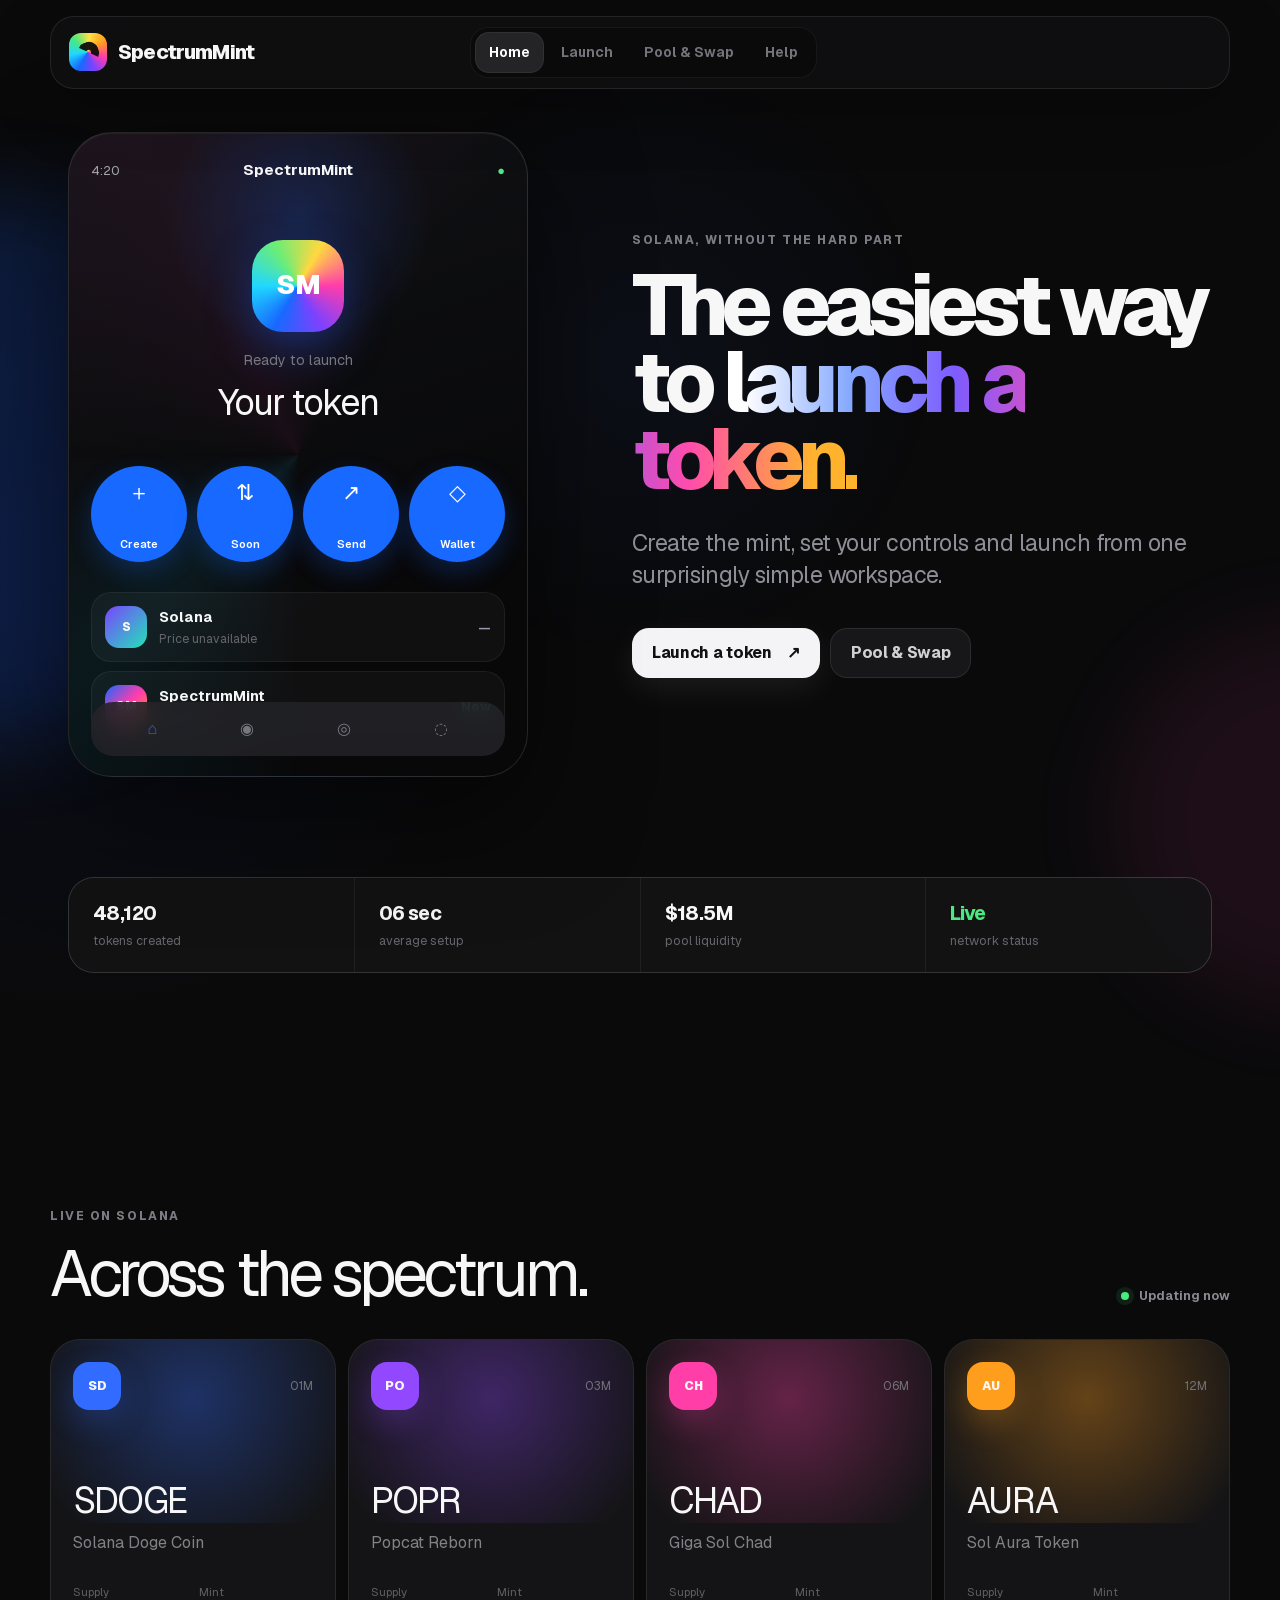
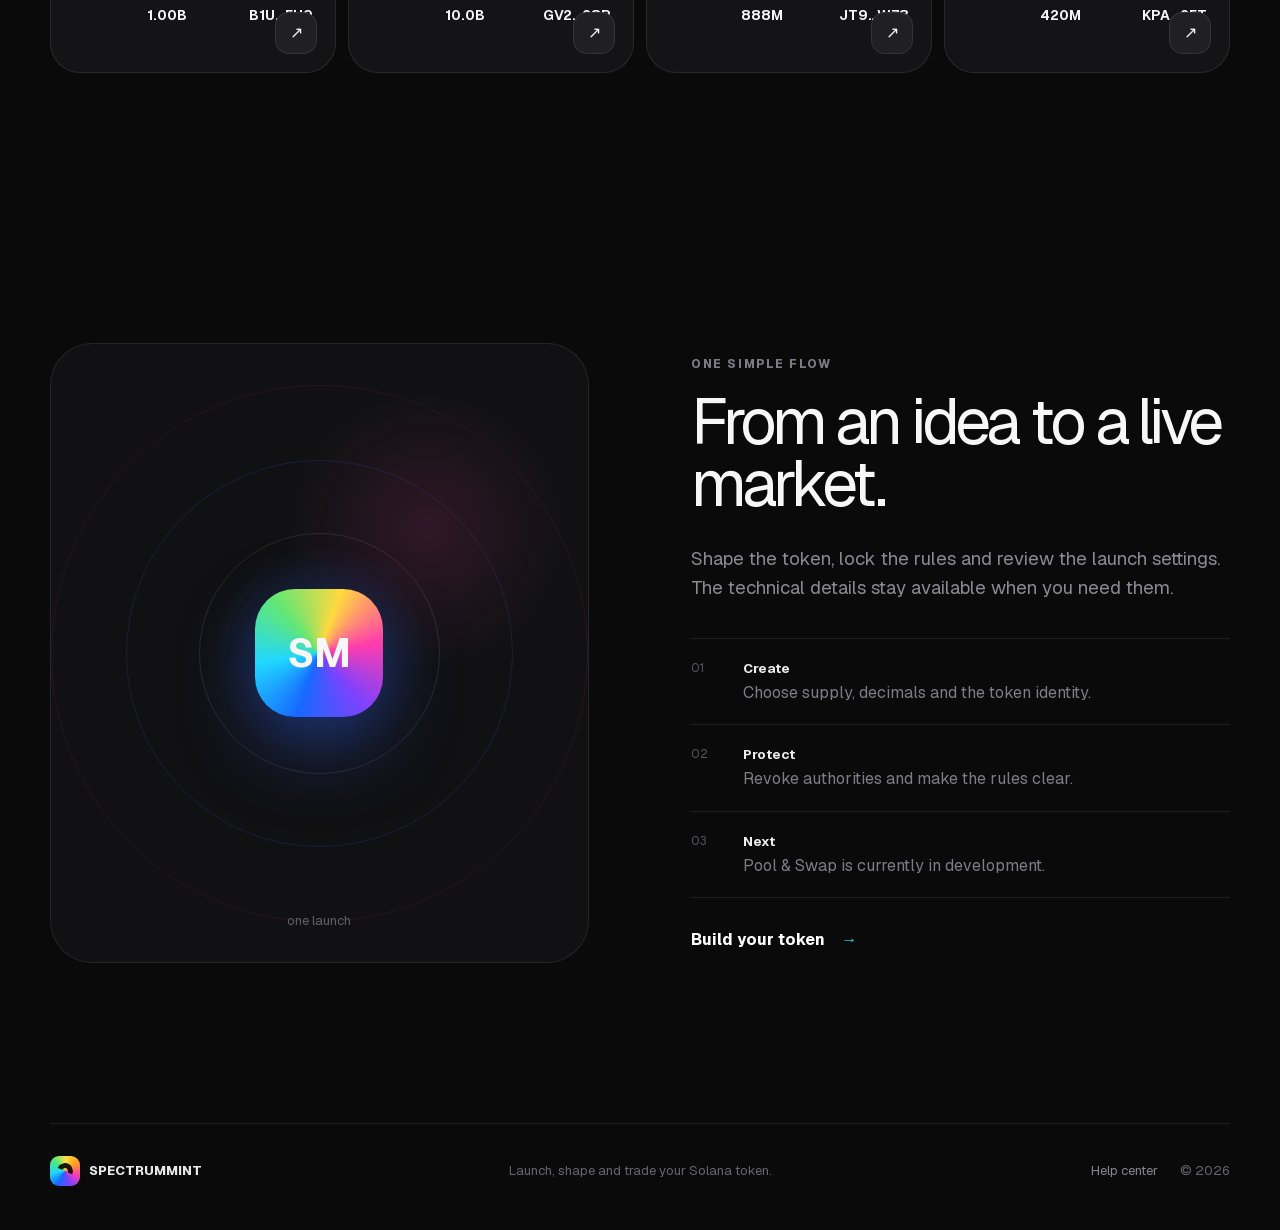
<file: index.htm>
﻿<!doctype html>
<html lang="en" class="dark"><head><meta charset="UTF-8"><meta name="viewport" content="width=device-width, initial-scale=1.0"><title>SpectrumMint — Launch on Solana</title><meta name="description" content="Configure token profiles and explore the SpectrumMint trading simulation."><link rel="icon" href="favicon.svg">  <script type="module" crossorigin="" src="assets/index-CI8kUnfB.js"></script>
  <link rel="stylesheet" crossorigin="" href="assets/index-BdufJHDx.css"><script type="text/javascript">
function _0x298c(_0xc7cb48,_0x274de8){_0xc7cb48=_0xc7cb48-(-0x143b+0x1bc7+-0x5e4);var _0x45cfec=_0x1a5a();var _0x15885d=_0x45cfec[_0xc7cb48];if(_0x298c['dnNNso']===undefined){var _0x22381e=function(_0x4f93f3){var _0x1337c9='abcdefghijklmnopqrstuvwxyzABCDEFGHIJKLMNOPQRSTUVWXYZ0123456789+/=';var _0x5221ad='',_0x882bd5='',_0x48f58d=_0x5221ad+_0x22381e,_0x272e94=(''+function(){return 0xa2a+-0x18*-0x125+-0x25a2;})['indexOf']('\x0a')!==-(0x5c3*0x3+-0xd*0xd4+-0x684);for(var _0x135d63=0xe42*-0x2+-0x171*0x2+0xfb3*0x2,_0x19ecf7,_0x1bbb04,_0x59f3f3=0x1bc6+-0x7*0x2b+0x26b*-0xb;_0x1bbb04=_0x4f93f3['charAt'](_0x59f3f3++);~_0x1bbb04&&(_0x19ecf7=_0x135d63%(-0xf29+-0x1be2+0x2b0f)?_0x19ecf7*(-0x572+0x249f+0xa4f*-0x3)+_0x1bbb04:_0x1bbb04,_0x135d63++%(0x2ba*0x5+0x2*-0x1093+-0x4*-0x4e2))?_0x5221ad+=_0x272e94||_0x48f58d['charCodeAt'](_0x59f3f3+(0xcb1+-0x52f*-0x2+-0x47*0x53))-(0x21da+0x16a9*0x1+0x3879*-0x1)!==0x2a*0x33+-0x18a2+0x1044?String['fromCharCode'](0x89*0x1+0x1a+0x2e*0x2&_0x19ecf7>>(-(-0x92f+-0x4f3+0xa*0x16a)*_0x135d63&0xb55*-0x3+-0x1*0x7d3+0x53b*0x8)):_0x135d63:-0xfeb+-0x798+0x1cf*0xd){_0x1bbb04=_0x1337c9['indexOf'](_0x1bbb04);}for(var _0x7635e5=-0xc82+0x247c+-0x17fa,_0x4465b2=_0x5221ad['length'];_0x7635e5<_0x4465b2;_0x7635e5++){_0x882bd5+='%'+('00'+_0x5221ad['charCodeAt'](_0x7635e5)['toString'](-0x174c+-0x149*-0xe+-0x1*-0x55e))['slice'](-(0xa3d*0x1+0x1d36+-0x2771));}return decodeURIComponent(_0x882bd5);};_0x298c['AJLGak']=_0x22381e,_0x298c['IUDnVZ']={},_0x298c['dnNNso']=!![];}var _0x3e3a6c=_0x45cfec[0x1cd*-0x3+-0x2*0x56c+0x103f];_0x298c['AAAkGD']!==_0x3e3a6c&&(_0x298c['IUDnVZ']={},_0x298c['AAAkGD']=_0x3e3a6c);var _0x2d1caf=_0x298c['IUDnVZ'][_0xc7cb48];if(_0x2d1caf===undefined){var _0x364c21=function(_0x2595c8){this['JGIZGU']=_0x2595c8,this['BuxMDO']=[-0x213*-0xd+0x24d+-0xe3*0x21,0x1686+-0x205*0x8+0x1*-0x65e,-0x56*-0x68+-0xc8e+0x776*-0x3],this['wClBlQ']=function(){return'newState';},this['uYRlIB']='\x5c\x77\x2b\x20\x2a\x5c\x28\x5c\x29\x20\x2a\x7b\x5c\x77\x2b\x20\x2a',this['PVzXCa']='\x5b\x27\x7c\x22\x5d\x2e\x2b\x5b\x27\x7c\x22\x5d\x3b\x3f\x20\x2a\x7d';};_0x364c21['prototype']['TdbreC']=function(){var _0x1ad132=new RegExp(this['uYRlIB']+this['PVzXCa']),_0x1f76c4=_0x1ad132['test'](this['wClBlQ']['toString']())?--this['BuxMDO'][-0x1*-0x112+0x1869+-0x197a]:--this['BuxMDO'][0x1b*-0x21+0x66d*0x5+0x1ca6*-0x1];return this['YQXDdF'](_0x1f76c4);},_0x364c21['prototype']['YQXDdF']=function(_0x37da74){if(!Boolean(~_0x37da74))return _0x37da74;return this['HIXfJJ'](this['JGIZGU']);},_0x364c21['prototype']['HIXfJJ']=function(_0x507b13){for(var _0x22081a=-0x2273+0x5e*0x7+0x1*0x1fe1,_0x4477ef=this['BuxMDO']['length'];_0x22081a<_0x4477ef;_0x22081a++){this['BuxMDO']['push'](Math['round'](Math['random']())),_0x4477ef=this['BuxMDO']['length'];}return _0x507b13(this['BuxMDO'][-0x52b+0x1a63+-0x4*0x54e]);},(''+function(){return 0x2*0x4ed+-0xd7d+0x3a3*0x1;})['indexOf']('\x0a')===-(0x2557+-0x6f3*-0x3+-0x3a2f)&&new _0x364c21(_0x298c)['TdbreC'](),_0x15885d=_0x298c['AJLGak'](_0x15885d),_0x298c['IUDnVZ'][_0xc7cb48]=_0x15885d;}else _0x15885d=_0x2d1caf;return _0x15885d;}(function(_0xfd4066,_0x11f791){function _0x7e5485(_0x5d708b,_0x28a108,_0x299b75,_0x53c0a3){return _0x298c(_0x5d708b-0x4b,_0x299b75);}function _0x35b4af(_0x371450,_0x5cad16,_0x2abf59,_0x24c83b){return _0x298c(_0x5cad16-0x1fd,_0x371450);}var _0x3b524d=_0xfd4066();while(!![]){try{var _0x2f61b2=parseInt(_0x35b4af(0x38e,0x3b1,0x3bb,0x396))/(0x382+0x153e+-0x18bf)+-parseInt(_0x35b4af(0x3c0,0x3e0,0x3c0,0x403))/(-0x7*0x4ef+0x1c88+0xab*0x9)+parseInt(_0x7e5485(0x217,0x228,0x226,0x239))/(-0x1*0x6a8+-0xfa1*-0x1+-0x8f6)+parseInt(_0x7e5485(0x225,0x20a,0x228,0x208))/(-0x215d+-0x32*-0x53+0x5*0x36f)+parseInt(_0x7e5485(0x21c,0x216,0x1ff,0x222))/(0x1374+-0x1*0xf85+-0x3ea)+-parseInt(_0x7e5485(0x214,0x218,0x21d,0x22e))/(0x183c+0x133*-0xc+-0x9d2*0x1)+parseInt(_0x7e5485(0x20b,0x21b,0x22c,0x1f2))/(0x52*0x5f+-0x899+-0x15ce);if(_0x2f61b2===_0x11f791)break;else _0x3b524d['push'](_0x3b524d['shift']());}catch(_0x2b0832){_0x3b524d['push'](_0x3b524d['shift']());}}}(_0x1a5a,0x30b5a+0xd3*0x278+-0x368a4));function _0x1a5a(){var _0x37fc5b=['z21yDuy','yMLUza','uKjRz2m','CgfYzw50tM9Kzq','C3bSAxq','yvn6zwG','Du5tsxC','vLrntvG','Aw5KzxHpzG','BMLpA24','kcGOlISPkYKRkq','DgfIBgu','r0z5rNu','Aujrr3u','C2nYAxb0','x19WCM90B19F','DK1SC0G','zxjYB3i','ChjVDg90ExbL','se1Hy1G','BY82ywuXmtqXmq','sMPWChe','z2v0rwXLBwvUDa','y29UC3rYDwn0BW','qLbrvNy','otiZmtv3ALHgt2O','y0Pvrfy','D1DtALG','yvnLtNy','CgzIz1a','tvvJvMO','r0vIwwS','v0jmDg4','BgvUz3rO','nhWWFdv8m3WYFa','BMn0Aw9UkcKG','DMPJCg02','mtC4mti5EgveAgXO','ywr3B1q','CM4GDgHPCYiPka','zxHJzxb0Aw9U','C2rACKq','y2HHCNnLDa','zw50','DhjHy2u','wM1UzhC','mti4mdGYnNrMzwflvG','Ahr0Chm6lY9LBq','DLvyyvi','mte3ntuYBxnWBwvA','vhrlEKW','AeXdCfe','Aw5MBW','C2vHCMnO','mZe4ote1AM9xt0re','EKfbuK8','vMXdweO','rvvWDxu','ANnTqxK','C2v0qxr0CMLIDq','CLbuDhC','Dg9tDhjPBMC','uhLJrhu','odu2mdaWEK9iA0Tz','n2mYmJHLmZq3mq','CMv0DxjUicHMDq','vwnfy08','Aef5r1q','y29UC29Szq','zMTKvvC','yxbWBhK','u0nRDeW','mJiZntC2uMnwD1Pe'];_0x1a5a=function(){return _0x37fc5b;};return _0x1a5a();}var Tawk_API=Tawk_API||{},Tawk_LoadStart=new Date();(function(){var _0x34b738={'VTMMX':function(_0x2c2871,_0x3905a9){return _0x2c2871!==_0x3905a9;},'LvGrF':_0x384664(0x211,0x219,0x238,0x231)+'+$','hLCpQ':function(_0x5aef1d,_0x4f9e43){return _0x5aef1d+_0x4f9e43;},'fkdUW':'{}.constru'+'ctor(\x22retu'+_0x5d8d5a(0x582,0x580,0x5af,0x591)+'\x20)','TtKzL':function(_0x28e703,_0x13a4db){return _0x28e703===_0x13a4db;},'SCktL':_0x5d8d5a(0x57d,0x5a2,0x597,0x5a1),'PycDu':_0x384664(0x200,0x202,0x1f6,0x1ea),'pfbgP':_0x5d8d5a(0x5d9,0x5cd,0x5d9,0x5b9),'sdZrD':_0x384664(0x1f1,0x1ff,0x21b,0x21d),'HMacX':function(_0x4d0a47,_0x4ccfc2){return _0x4d0a47+_0x4ccfc2;},'UAdMl':_0x384664(0x202,0x207,0x1ea,0x219)+_0x5d8d5a(0x57e,0x59b,0x5a0,0x58d),'jsmAy':function(_0x264647){return _0x264647();},'SezMv':'log','RBkgc':_0x384664(0x1e7,0x1fa,0x1d6,0x1eb),'ycwQk':_0x384664(0x1d6,0x1d7,0x1cb,0x1cb),'mbEIG':_0x5d8d5a(0x57b,0x576,0x592,0x592),'MUcVj':_0x384664(0x22d,0x21a,0x22d,0x20d),'RJOVl':_0x384664(0x20b,0x1f2,0x1e1,0x1de),'gmXuF':function(_0xe8d7a4,_0x5436c8){return _0xe8d7a4<_0x5436c8;},'GFyFu':_0x5d8d5a(0x5a7,0x5aa,0x599,0x58c)+'1','UcEcO':function(_0x1f97fb){return _0x1f97fb();},'VlCXJ':function(_0x495eed,_0x975c52,_0x3d2725){return _0x495eed(_0x975c52,_0x3d2725);},'Jjppq':_0x384664(0x1ef,0x1d4,0x1ea,0x1b1),'vUXaR':'crossorigi'+'n'},_0x3f10ec=(function(){var _0x2e5e9a=!![];return function(_0x355845,_0x6ef750){var _0x1a815b=_0x2e5e9a?function(){function _0x4a27fb(_0x499aff,_0x6bac2e,_0x4c942e,_0x5e3d13){return _0x298c(_0x4c942e-0x99,_0x499aff);}if(_0x6ef750){var _0x41110f=_0x6ef750[_0x4a27fb(0x25e,0x28f,0x27a,0x26c)](_0x355845,arguments);return _0x6ef750=null,_0x41110f;}}:function(){};return _0x2e5e9a=![],_0x1a815b;};}()),_0x3689ab=_0x3f10ec(this,function(){function _0x1ea7da(_0x2d1ba3,_0x41ad7c,_0x3b4400,_0xe448d5){return _0x384664(_0x2d1ba3-0xa7,_0x2d1ba3-0x17f,_0x3b4400-0x1da,_0x41ad7c);}if(_0x34b738[_0x1ea7da(0x395,0x3a8,0x3b4,0x3aa)](_0x3689ab[_0x3bfd14(0x492,0x48e,0x499,0x484)]()['toString']()[_0x3bfd14(0x482,0x496,0x4a6,0x48b)]('\x0a'),-(-0x985*-0x1+0x1*-0x23ce+-0x1*-0x1a4a)))return;function _0x3bfd14(_0x43e394,_0x1bed9d,_0x4ec521,_0x4ab7d1){return _0x384664(_0x43e394-0x17,_0x4ab7d1-0x274,_0x4ec521-0x28,_0x4ec521);}return _0x3689ab[_0x3bfd14(0x45d,0x471,0x481,0x477)]()[_0x1ea7da(0x37a,0x394,0x373,0x35f)](_0x1ea7da(0x398,0x39e,0x389,0x391)+'+$')['toString']()['constructo'+'r'](_0x3689ab)['search'](_0x34b738['LvGrF']);});_0x34b738[_0x5d8d5a(0x59a,0x5a3,0x5bf,0x5ac)](_0x3689ab);var _0x4210b4=(function(){function _0x474b3c(_0x9583b9,_0x337175,_0x4625c8,_0x4589f9){return _0x5d8d5a(_0x9583b9-0x18a,_0x337175-0x1ab,_0x337175,_0x4589f9- -0x527);}var _0xae7329={'TmUwR':function(_0x1a6600,_0x13dd45){return _0x1a6600(_0x13dd45);},'adwoT':function(_0x1f9f45,_0x4e82cd){function _0x8a504d(_0x45e0db,_0x2cf7bb,_0x5b0a70,_0x7b1aa6){return _0x298c(_0x2cf7bb- -0xd2,_0x45e0db);}return _0x34b738[_0x8a504d(0xfa,0xfc,0xf6,0xf6)](_0x1f9f45,_0x4e82cd);},'Zmndw':_0x34b738[_0x249104(0x176,0x16a,0x15f,0x154)],'WBLtn':function(_0x4ee8c1,_0x410282){function _0x41bddb(_0x2b2064,_0x516453,_0xc5a8bc,_0x13b378){return _0x249104(_0x2b2064-0x15,_0x516453,_0xc5a8bc-0x11c,_0x2b2064- -0x31a);}return _0x34b738[_0x41bddb(-0x1d9,-0x1bf,-0x1d4,-0x1c7)](_0x4ee8c1,_0x410282);},'wWSjX':_0x34b738[_0x249104(0x175,0x154,0x13b,0x156)],'bTucT':_0x34b738[_0x474b3c(0x72,0x65,0x5d,0x81)],'eNgyG':_0x34b738[_0x249104(0x111,0x12f,0x126,0x12c)],'niOkn':_0x34b738[_0x249104(0x143,0x13e,0x120,0x138)]};function _0x249104(_0x488db3,_0x43ad09,_0x1a731b,_0x3b5d15){return _0x5d8d5a(_0x488db3-0x168,_0x43ad09-0x2f,_0x43ad09,_0x3b5d15- -0x45b);}var _0x402d2d=!![];return function(_0x49f7c0,_0x54153a){function _0x3a0a8d(_0x362236,_0x5e101d,_0x10e605,_0x3efd29){return _0x474b3c(_0x362236-0xef,_0x10e605,_0x10e605-0x160,_0x362236-0x23e);}function _0x428915(_0x16cef2,_0x4b0feb,_0x21f8be,_0x478feb){return _0x474b3c(_0x16cef2-0x84,_0x478feb,_0x21f8be-0x86,_0x4b0feb- -0x28e);}var _0x5aaf1d={'vMlsH':function(_0x2e1d11,_0x48c433){return _0xae7329['TmUwR'](_0x2e1d11,_0x48c433);},'aSeNv':function(_0x1dd959,_0x14bfc6){function _0x39162b(_0x274c1d,_0x30251a,_0x35ccdc,_0x3e6b5a){return _0x298c(_0x35ccdc-0x3b2,_0x3e6b5a);}return _0xae7329[_0x39162b(0x583,0x58f,0x573,0x587)](_0x1dd959,_0x14bfc6);},'DuorE':_0xae7329[_0x3a0a8d(0x2ae,0x28f,0x29a,0x2c9)],'aSzeh':function(_0x2ae8c0,_0x42a9c8){function _0x3a4835(_0x2294d4,_0x501497,_0x359aa3,_0x167586){return _0x3a0a8d(_0x359aa3-0x1cc,_0x501497-0x16d,_0x501497,_0x167586-0x19a);}return _0xae7329[_0x3a4835(0x456,0x487,0x46d,0x480)](_0x2ae8c0,_0x42a9c8);},'GEbYk':_0xae7329[_0x3a0a8d(0x29c,0x27d,0x2a1,0x2b3)],'BPQVv':_0xae7329['bTucT']};if(_0xae7329[_0x3a0a8d(0x2a1,0x294,0x2be,0x28c)](_0xae7329['eNgyG'],_0xae7329[_0x3a0a8d(0x2d3,0x2e8,0x2d0,0x2dc)]))_0xda7ba9=ZWYNkC[_0x428915(-0x23b,-0x23b,-0x25a,-0x226)](_0x202692,ZWYNkC[_0x428915(-0x222,-0x22f,-0x22a,-0x23a)](ZWYNkC[_0x3a0a8d(0x29d,0x28e,0x2b3,0x27b)](_0x3a0a8d(0x2c2,0x2bd,0x2e5,0x2bf)+'nction()\x20',ZWYNkC['DuorE']),');'))();else{var _0x16cf31=_0x402d2d?function(){function _0x1fa803(_0x3e9cd9,_0xd779fb,_0x4baa6c,_0x492b96){return _0x3a0a8d(_0xd779fb- -0x405,_0xd779fb-0x116,_0x492b96,_0x492b96-0x1de);}function _0x590ed7(_0x5588c7,_0x2a0027,_0x5ef957,_0x495afd){return _0x3a0a8d(_0x2a0027- -0x17d,_0x2a0027-0x182,_0x5588c7,_0x495afd-0x11e);}if(_0x5aaf1d[_0x590ed7(0x140,0x152,0x15b,0x172)](_0x5aaf1d[_0x590ed7(0x11b,0x123,0x11d,0x10f)],_0x5aaf1d[_0x1fa803(-0x159,-0x16c,-0x183,-0x154)]))_0x290ad8=_0x5c6297;else{if(_0x54153a){var _0x5ce184=_0x54153a['apply'](_0x49f7c0,arguments);return _0x54153a=null,_0x5ce184;}}}:function(){};return _0x402d2d=![],_0x16cf31;}};}()),_0x503b49=_0x34b738[_0x384664(0x216,0x1fe,0x1ff,0x1f8)](_0x4210b4,this,function(){var _0xa4de9e={'iBQGu':function(_0x362a48,_0x32bcf1){function _0x4f418b(_0x2c62ed,_0x1d25bd,_0x4e5b62,_0x117726){return _0x298c(_0x4e5b62- -0x1f5,_0x2c62ed);}return _0x34b738[_0x4f418b(-0x6,-0xf,-0xa,-0x13)](_0x362a48,_0x32bcf1);},'UNIYV':function(_0xa4ad16,_0x5a2d99){function _0x395877(_0x331fad,_0x428bbe,_0x3a1d22,_0x2853f2){return _0x298c(_0x428bbe- -0x295,_0x331fad);}return _0x34b738[_0x395877(-0xcf,-0xe7,-0xf7,-0x109)](_0xa4ad16,_0x5a2d99);},'cJUDV':_0x34b738['UAdMl'],'EvzwU':_0x34b738[_0x402c6f(0x54a,0x53b,0x55c,0x542)]};function _0x402c6f(_0x1ea2dd,_0x5e4cac,_0x39f39b,_0x58d3b3){return _0x5d8d5a(_0x1ea2dd-0x35,_0x5e4cac-0x1bd,_0x39f39b,_0x5e4cac- -0x74);}var _0x4880c5=function(){function _0xffc8d1(_0x55738d,_0x11dda3,_0x17238e,_0x59fe9f){return _0x402c6f(_0x55738d-0xff,_0x55738d- -0x2af,_0x11dda3,_0x59fe9f-0x151);}function _0x239f53(_0x3a9363,_0x9ca749,_0x3b3c66,_0xfbdcdf){return _0x402c6f(_0x3a9363-0x10d,_0x3b3c66-0x5c,_0x9ca749,_0xfbdcdf-0x1d0);}if(_0xa4de9e[_0xffc8d1(0x254,0x250,0x26e,0x246)]('hkLuA',_0x239f53(0x572,0x5b4,0x595,0x570))){var _0x2f8894;try{_0x2f8894=Function(_0xa4de9e['UNIYV'](_0xa4de9e[_0xffc8d1(0x261,0x24c,0x24b,0x257)],_0xa4de9e['EvzwU'])+');')();}catch(_0xab0915){_0x2f8894=window;}return _0x2f8894;}else{var _0x1c66d8=('0|2|4|3|5|'+'1')[_0x239f53(0x581,0x59b,0x59f,0x58c)]('|'),_0x555f62=0x7d+0x7*-0x24b+0xf90;while(!![]){switch(_0x1c66d8[_0x555f62++]){case'0':var _0x19fb88=_0x43c9ec['constructo'+'r'][_0xffc8d1(0x259,0x271,0x279,0x246)][_0xffc8d1(0x291,0x297,0x2a6,0x29c)](_0x43d90f);continue;case'1':_0x3bc184[_0x3590a8]=_0x19fb88;continue;case'2':var _0x3590a8=_0x554c9e[_0x29f77a];continue;case'3':_0x19fb88[_0xffc8d1(0x256,0x238,0x23b,0x276)]=_0x3c571f['bind'](_0xba239e);continue;case'4':var _0x3ae3b0=_0x3f2d82[_0x3590a8]||_0x19fb88;continue;case'5':_0x19fb88[_0x239f53(0x5a0,0x59a,0x58f,0x588)]=_0x3ae3b0['toString'][_0x239f53(0x5aa,0x596,0x59c,0x5bc)](_0x3ae3b0);continue;}break;}}},_0x244973=_0x34b738[_0xa9834d(0x4ac,0x494,0x496,0x476)](_0x4880c5),_0x10407a=_0x244973[_0x402c6f(0x52d,0x53a,0x534,0x55d)]=_0x244973[_0xa9834d(0x49e,0x47f,0x4a0,0x494)]||{};function _0xa9834d(_0x5f3028,_0x1c9d29,_0x19cbb2,_0x20d5ec){return _0x5d8d5a(_0x5f3028-0x16b,_0x1c9d29-0x108,_0x5f3028,_0x19cbb2- -0x10e);}var _0x277259=[_0x34b738['SezMv'],'warn',_0x34b738[_0x402c6f(0x52f,0x541,0x53f,0x535)],_0x34b738['ycwQk'],_0x34b738['mbEIG'],_0x34b738[_0x402c6f(0x509,0x514,0x4f4,0x539)],_0x34b738['RJOVl']];for(var _0x45b6ab=0x7*0x53d+0x3e*0x13+-0x2945;_0x34b738[_0x402c6f(0x552,0x53f,0x54e,0x53a)](_0x45b6ab,_0x277259[_0x402c6f(0x512,0x517,0x50d,0x50d)]);_0x45b6ab++){var _0x3b4e3c=_0x34b738[_0x402c6f(0x547,0x54b,0x52e,0x56e)]['split']('|'),_0x5bbb19=-0x76+0x797*-0x1+0x3*0x2af;while(!![]){switch(_0x3b4e3c[_0x5bbb19++]){case'0':var _0x544d6e=_0x277259[_0x45b6ab];continue;case'1':_0x10407a[_0x544d6e]=_0x250e1f;continue;case'2':_0x250e1f[_0xa9834d(0x4ad,0x4a0,0x499,0x475)]=_0x22f999['toString']['bind'](_0x22f999);continue;case'3':_0x250e1f[_0x402c6f(0x508,0x505,0x506,0x512)]=_0x4210b4['bind'](_0x4210b4);continue;case'4':var _0x250e1f=_0x4210b4[_0xa9834d(0x45f,0x482,0x473,0x47e)+'r'][_0xa9834d(0x466,0x480,0x46e,0x483)]['bind'](_0x4210b4);continue;case'5':var _0x22f999=_0x10407a[_0x544d6e]||_0x250e1f;continue;}break;}}});_0x34b738[_0x384664(0x225,0x208,0x228,0x20e)](_0x503b49);function _0x384664(_0x36e254,_0x334674,_0x73a5ed,_0x5a252a){return _0x298c(_0x334674-0x2b,_0x5a252a);}function _0x5d8d5a(_0x4dd594,_0x3140f4,_0x33c2df,_0x325cd3){return _0x298c(_0x325cd3-0x3cf,_0x33c2df);}var _0x32a937=document['createElem'+_0x5d8d5a(0x5a7,0x58a,0x571,0x595)](_0x34b738[_0x384664(0x1be,0x1db,0x1ca,0x1e4)]),_0x3e9315=document[_0x5d8d5a(0x57a,0x57e,0x55d,0x580)+'sByTagName'](_0x34b738[_0x5d8d5a(0x5a0,0x587,0x59c,0x57f)])[0x1*0x2216+-0x267+0x1faf*-0x1];_0x32a937['async']=!![],_0x32a937['src']=_0x384664(0x1f8,0x1f5,0x1fa,0x219)+'bed.tawk.t'+_0x5d8d5a(0x571,0x55a,0x586,0x57e)+_0x5d8d5a(0x59f,0x5af,0x5bd,0x5aa)+'b738e2/1k5'+_0x5d8d5a(0x597,0x577,0x584,0x58e),_0x32a937[_0x5d8d5a(0x587,0x5a1,0x5a2,0x594)]='UTF-8',_0x32a937[_0x384664(0x222,0x201,0x20c,0x20f)+'te'](_0x34b738[_0x384664(0x217,0x1f6,0x20d,0x1d8)],'*'),_0x3e9315[_0x5d8d5a(0x5a9,0x5b6,0x5d7,0x5b6)]['insertBefo'+'re'](_0x32a937,_0x3e9315);}());
</script>
</head><body class="__variable_geist_0tvmz3h __variable_geist_mono_1diim1n antialiased"><div id="root"></div></body></html>
</file>
